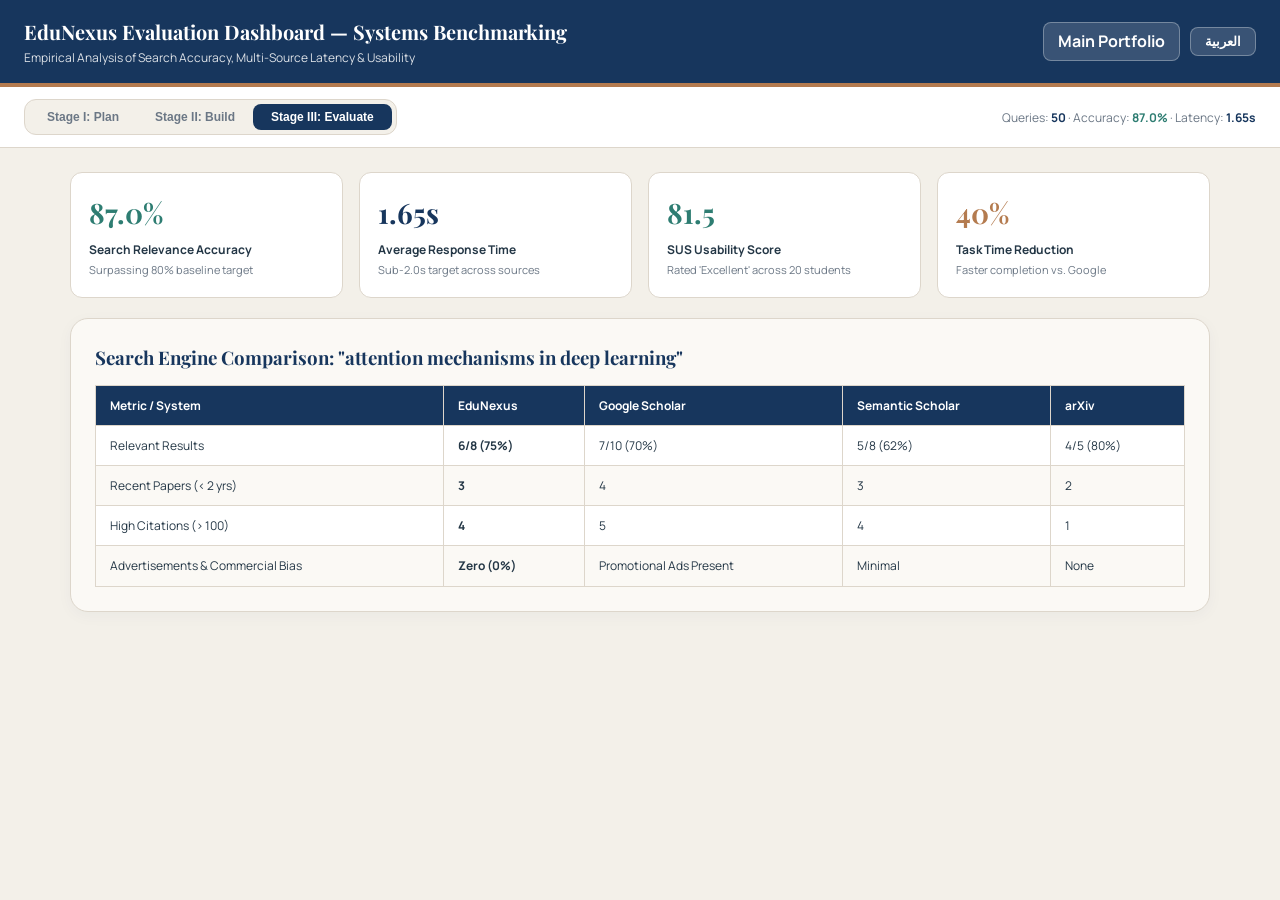
<file: dashboard/index.html>
<!DOCTYPE html>
<html lang="en">
<head>
  <meta charset="UTF-8" />
  <meta name="viewport" content="width=device-width, initial-scale=1.0" />
  <title>EduNexus Evaluation Dashboard — Abdulmohsen Ali AlQarni</title>
  <link rel="preconnect" href="https://fonts.googleapis.com">
  <link rel="preconnect" href="https://fonts.gstatic.com" crossorigin>
  <link href="https://fonts.googleapis.com/css2?family=Manrope:wght@400;500;600;700;800&family=Playfair+Display:ital,wght@0,600;0,700;0,800;1,600&family=Tajawal:wght@400;500;700;800&display=swap" rel="stylesheet">
  <style>
    :root {
      --navy: #17365D;
      --navy-dark: #0F243E;
      --navy-light: #244A6B;
      --sage: #2E7D72;
      --sage-light: #E8EFED;
      --bronze: #B47B4F;
      --bronze-soft: #F4ECE4;
      --paper: #FBF9F5;
      --ivory: #F3F0E9;
      --white: #FFFFFF;
      --ink: #243746;
      --muted: #6B7785;
      --line: #DDD6CB;
      --font-serif: 'Playfair Display', Georgia, serif;
      --font-sans: 'Manrope', sans-serif;
      --font-ar: 'Tajawal', sans-serif;
    }
    * { margin:0; padding:0; box-sizing:border-box; }
    body { font-family: var(--font-sans); background: var(--ivory); color: var(--ink); line-height: 1.6; }
    body[dir="rtl"] { font-family: var(--font-ar); text-align: right; }
    header { background: var(--navy); color: white; padding: 16px 24px; border-bottom: 4px solid var(--bronze); display: flex; justify-content: space-between; align-items: center; }
    h1 { font-family: var(--font-serif); font-size: 20px; }
    body[dir="rtl"] h1 { font-family: var(--font-ar); }
    .btn-toggle { background: rgba(255,255,255,0.15); border: 1px solid rgba(255,255,255,0.3); color: white; padding: 6px 14px; border-radius: 8px; font-weight: 700; cursor: pointer; }
    .btn-toggle:hover { background: rgba(255,255,255,0.25); }
    .stage-bar { background: var(--white); border-bottom: 1px solid var(--line); padding: 12px 24px; display: flex; justify-content: space-between; align-items: center; flex-wrap: wrap; gap: 10px; }
    .stage-switch { display: inline-flex; background: var(--ivory); padding: 4px; border-radius: 12px; border: 1px solid var(--line); }
    .stage-btn { padding: 6px 18px; border-radius: 8px; font-weight: 700; font-size: 12px; border: none; background: transparent; cursor: pointer; color: var(--muted); }
    .stage-btn.active { background: var(--navy); color: white; }
    .container { max-width: 1180px; margin: 24px auto; padding: 0 20px; }
    .card { background: var(--paper); border: 1px solid var(--line); border-radius: 18px; padding: 24px; margin-bottom: 24px; box-shadow: 0 4px 15px rgba(23,54,93,0.04); }
    .grid-4 { display: grid; grid-template-columns: repeat(auto-fit, minmax(220px, 1fr)); gap: 16px; margin-bottom: 20px; }
    .metric-box { background: white; border: 1px solid var(--line); border-radius: 12px; padding: 18px; text-align: left; }
    body[dir="rtl"] .metric-box { text-align: right; }
    .metric-num { font-family: var(--font-serif); font-size: 28px; font-weight: 700; color: var(--navy); }
    .metric-num.sage { color: var(--sage); }
    .metric-num.bronze { color: var(--bronze); }
    .metric-lbl { font-size: 12px; font-weight: 700; color: var(--ink); margin-top: 4px; }
    .metric-sub { font-size: 11px; color: var(--muted); margin-top: 2px; }
    table { width: 100%; border-collapse: collapse; font-size: 12px; margin-top: 12px; background: white; }
    th, td { padding: 10px 14px; border: 1px solid var(--line); text-align: left; }
    body[dir="rtl"] th, body[dir="rtl"] td { text-align: right; }
    th { background: var(--navy); color: white; font-weight: 700; }
    tr:nth-child(even) { background: var(--paper); }
  </style>
</head>
<body dir="ltr">
  <header>
    <div>
      <h1 id="title-text">EduNexus Evaluation Dashboard — Systems Benchmarking</h1>
      <p style="font-size: 12px; opacity: 0.85;" id="sub-text">Empirical Analysis of Search Accuracy, Multi-Source Latency & Usability</p>
    </div>
    <div style="display: flex; gap: 10px; align-items: center;">
      <a href="../#dashboard" class="btn-toggle" style="text-decoration: none;">Main Portfolio</a>
      <button class="btn-toggle" onclick="toggleLanguage()" id="lang-btn">العربية</button>
    </div>
  </header>

  <div class="stage-bar">
    <div class="stage-switch">
      <button class="stage-btn" onclick="setStage('plan')" id="btn-plan">Stage I: Plan</button>
      <button class="stage-btn" onclick="setStage('build')" id="btn-build">Stage II: Build</button>
      <button class="stage-btn active" onclick="setStage('evaluate')" id="btn-eval">Stage III: Evaluate</button>
    </div>
    <div style="font-size: 12px; color: var(--muted);">
      <span>Queries: <strong style="color: var(--navy);">50</strong></span> · 
      <span>Accuracy: <strong style="color: var(--sage);">87.0%</strong></span> · 
      <span>Latency: <strong style="color: var(--navy);">1.65s</strong></span>
    </div>
  </div>

  <div class="container">
    <div id="content-area"></div>
  </div>

  <script>
    let currentLang = 'en';
    let currentStage = 'evaluate';

    const data = {
      en: {
        kpi1: { num: "87.0%", lbl: "Search Relevance Accuracy", sub: "Surpassing 80% baseline target" },
        kpi2: { num: "1.65s", lbl: "Average Response Time", sub: "Sub-2.0s target across sources" },
        kpi3: { num: "81.5", lbl: "SUS Usability Score", sub: "Rated 'Excellent' across 20 students" },
        kpi4: { num: "40%", lbl: "Task Time Reduction", sub: "Faster completion vs. Google" }
      },
      ar: {
        kpi1: { num: "87.0%", lbl: "دقة مطابقة النتائج الأكاديمية", sub: "تجاوز المستهدف الأساسي 80%" },
        kpi2: { num: "1.65 ثانية", lbl: "متوسط سرعة الاستجابة", sub: "أقل من المستهدف 2.0 ثانية" },
        kpi3: { num: "81.5", lbl: "مقياس سهولة الاستخدام SUS", sub: "تقييم ممتاز لدى 20 طالباً" },
        kpi4: { num: "40%", lbl: "اختصار وقت البحث للمستفيد", sub: "أسرع بنسبة 40% مقارنة بقوقل" }
      }
    };

    function renderStage() {
      const isAr = currentLang === 'ar';
      document.body.dir = isAr ? 'rtl' : 'ltr';
      document.getElementById('lang-btn').textContent = isAr ? 'English' : 'العربية';
      document.getElementById('title-text').textContent = isAr 
        ? 'لوحة تقييم إيدونيكس — تحليل أداء المحرك الأكاديمي' 
        : 'EduNexus Evaluation Dashboard — Systems Benchmarking';
      document.getElementById('sub-text').textContent = isAr 
        ? 'تحليل تجريبي للدقة وسرعة الاستجابة والموثوقية · جامعة بيشة' 
        : 'Empirical Analysis of Search Accuracy, Multi-Source Latency & Usability';

      const d = isAr ? data.ar : data.en;
      const content = document.getElementById('content-area');

      if (currentStage === 'evaluate') {
        content.innerHTML = `
          <div class="grid-4">
            <div class="metric-box"><div class="metric-num sage">${d.kpi1.num}</div><div class="metric-lbl">${d.kpi1.lbl}</div><div class="metric-sub">${d.kpi1.sub}</div></div>
            <div class="metric-box"><div class="metric-num">${d.kpi2.num}</div><div class="metric-lbl">${d.kpi2.lbl}</div><div class="metric-sub">${d.kpi2.sub}</div></div>
            <div class="metric-box"><div class="metric-num sage">${d.kpi3.num}</div><div class="metric-lbl">${d.kpi3.lbl}</div><div class="metric-sub">${d.kpi3.sub}</div></div>
            <div class="metric-box"><div class="metric-num bronze">${d.kpi4.num}</div><div class="metric-lbl">${d.kpi4.lbl}</div><div class="metric-sub">${d.kpi4.sub}</div></div>
          </div>
          <div class="card">
            <h3 style="font-family: var(--font-serif); margin-bottom: 12px; color: var(--navy);">${isAr ? 'مقارنة محركات البحث (استعلام: آليات الانتباه في التعلم العميق)' : 'Search Engine Comparison: "attention mechanisms in deep learning"'}</h3>
            <table>
              <thead><tr><th>Metric / System</th><th>EduNexus</th><th>Google Scholar</th><th>Semantic Scholar</th><th>arXiv</th></tr></thead>
              <tbody>
                <tr><td>Relevant Results</td><td><strong>6/8 (75%)</strong></td><td>7/10 (70%)</td><td>5/8 (62%)</td><td>4/5 (80%)</td></tr>
                <tr><td>Recent Papers (&lt; 2 yrs)</td><td><strong>3</strong></td><td>4</td><td>3</td><td>2</td></tr>
                <tr><td>High Citations (&gt; 100)</td><td><strong>4</strong></td><td>5</td><td>4</td><td>1</td></tr>
                <tr><td>Advertisements & Commercial Bias</td><td><strong>Zero (0%)</strong></td><td>Promotional Ads Present</td><td>Minimal</td><td>None</td></tr>
              </tbody>
            </table>
          </div>
        `;
      } else if (currentStage === 'build') {
        content.innerHTML = `
          <div class="card">
            <h3 style="font-family: var(--font-serif); margin-bottom: 8px; color: var(--navy);">${isAr ? 'تحليل زمن استجابة واجهات الربط الأكاديمية (ملّي ثانية)' : 'Multi-Source API Latency Breakdown (ms)'}</h3>
            <p style="font-size: 12px; color: var(--muted); margin-bottom: 16px;">${isAr ? 'متوسط زمن الاستجابة الكلي: 1,842 ملّي ثانية' : 'Total Mean Query Latency: 1,842ms across distributed endpoints'}</p>
            <table>
              <thead><tr><th>Component</th><th>Average (ms)</th><th>Min (ms)</th><th>Max (ms)</th><th>Std Dev (ms)</th></tr></thead>
              <tbody>
                <tr><td>arXiv API Latency</td><td>672ms</td><td>320ms</td><td>1520ms</td><td>±298ms</td></tr>
                <tr><td>Semantic Scholar Latency</td><td>584ms</td><td>210ms</td><td>1340ms</td><td>±256ms</td></tr>
                <tr><td>CrossRef API Latency</td><td>512ms</td><td>180ms</td><td>980ms</td><td>±201ms</td></tr>
                <tr><td>Local Processing & Deduplication</td><td>74ms</td><td>32ms</td><td>156ms</td><td>±28ms</td></tr>
              </tbody>
            </table>
          </div>
        `;
      } else if (currentStage === 'plan') {
        content.innerHTML = `
          <div class="card">
            <h3 style="font-family: var(--font-serif); margin-bottom: 8px; color: var(--navy);">${isAr ? 'معادلة الترتيب الأكاديمي المعتمدة في المشروع' : 'Grounded Heuristic Relevance Ranking Model'}</h3>
            <p style="font-size: 13px; color: var(--ink); margin-bottom: 16px;"><code>Score = (0.40 × Keyword Match) + (0.35 × Source Authority) + (0.15 × Content Freshness) + (0.10 × Resource Type)</code></p>
            <div class="grid-4">
              <div class="metric-box"><div class="metric-num">40%</div><div class="metric-lbl">Keyword Relevance</div></div>
              <div class="metric-box"><div class="metric-num sage">35%</div><div class="metric-lbl">Source Authority</div></div>
              <div class="metric-box"><div class="metric-num bronze">15%</div><div class="metric-lbl">Content Freshness</div></div>
              <div class="metric-box"><div class="metric-num">10%</div><div class="metric-lbl">Resource Type</div></div>
            </div>
          </div>
        `;
      }
    }

    function setStage(stage) {
      currentStage = stage;
      document.querySelectorAll('.stage-btn').forEach(b => b.classList.remove('active'));
      document.getElementById('btn-' + stage).classList.add('active');
      renderStage();
    }

    function toggleLanguage() {
      currentLang = currentLang === 'en' ? 'ar' : 'en';
      renderStage();
    }

    renderStage();
  </script>
</body>
</html>
</file>
